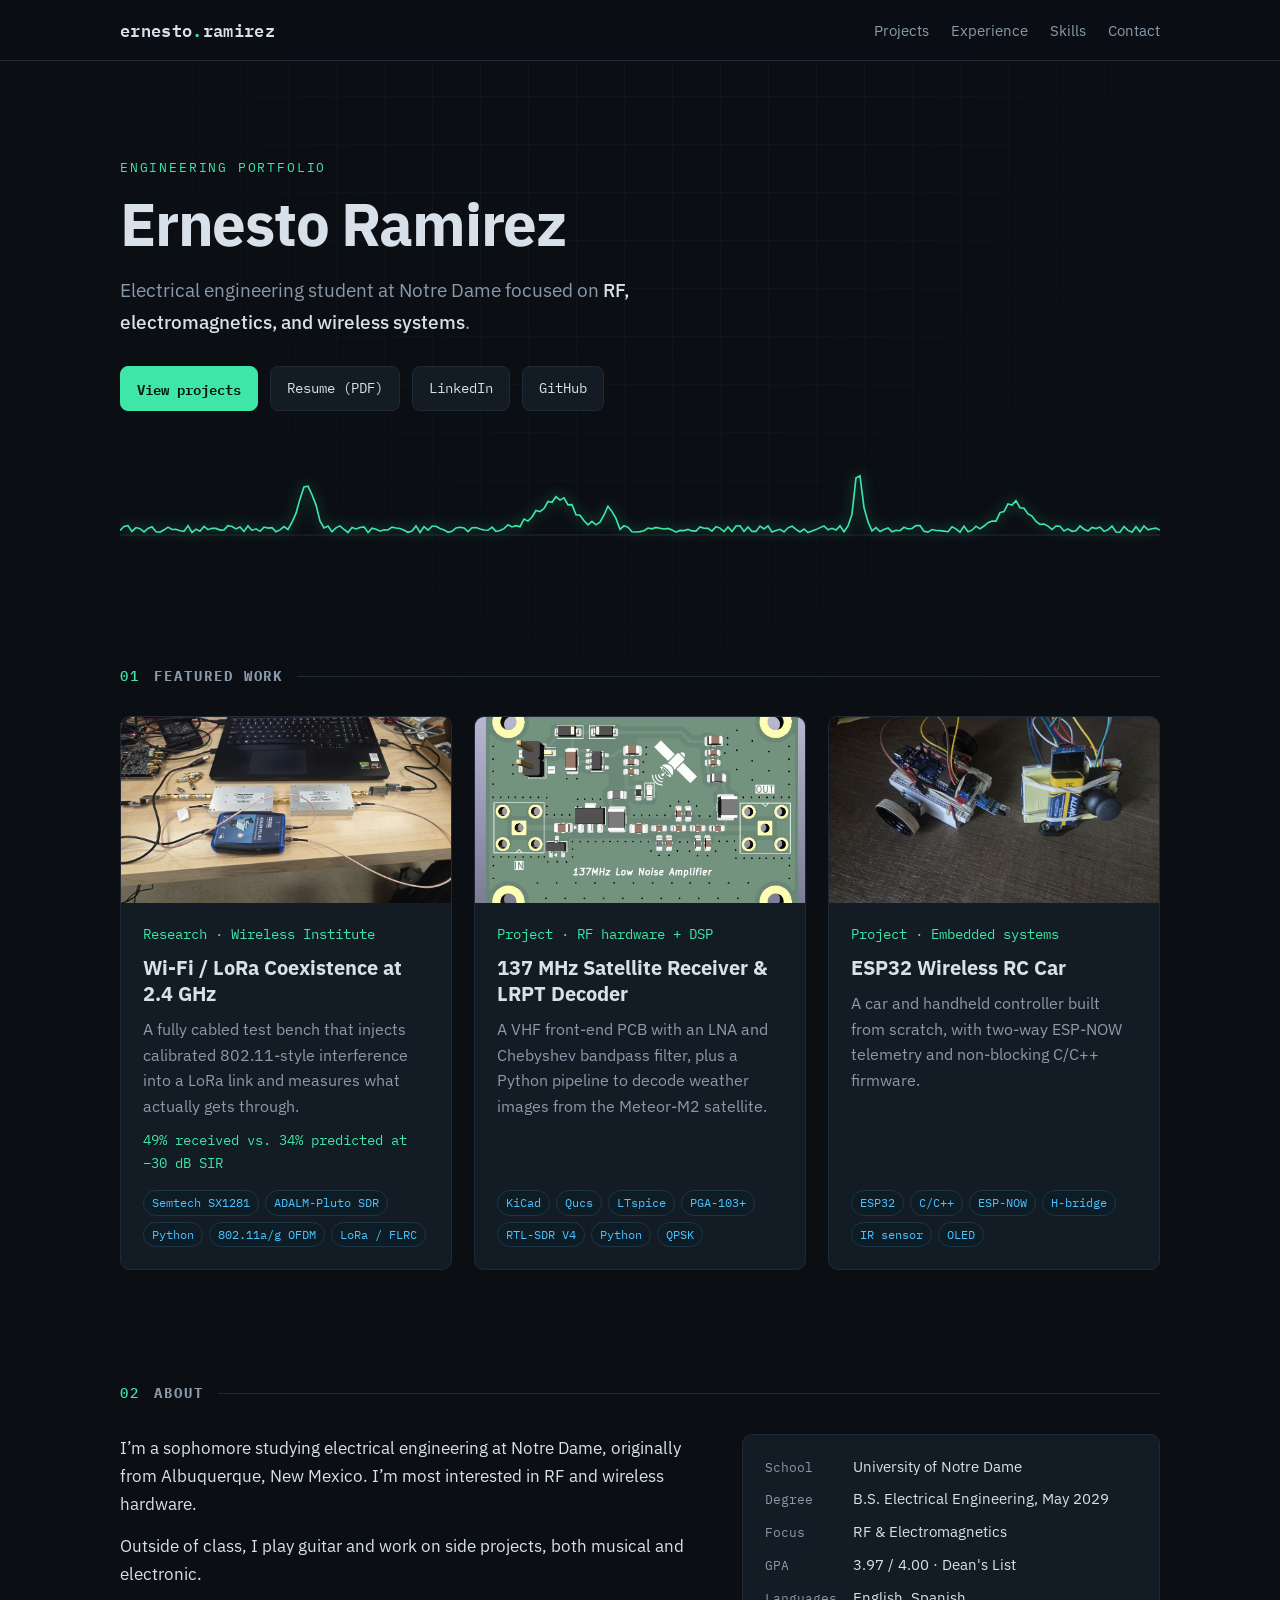
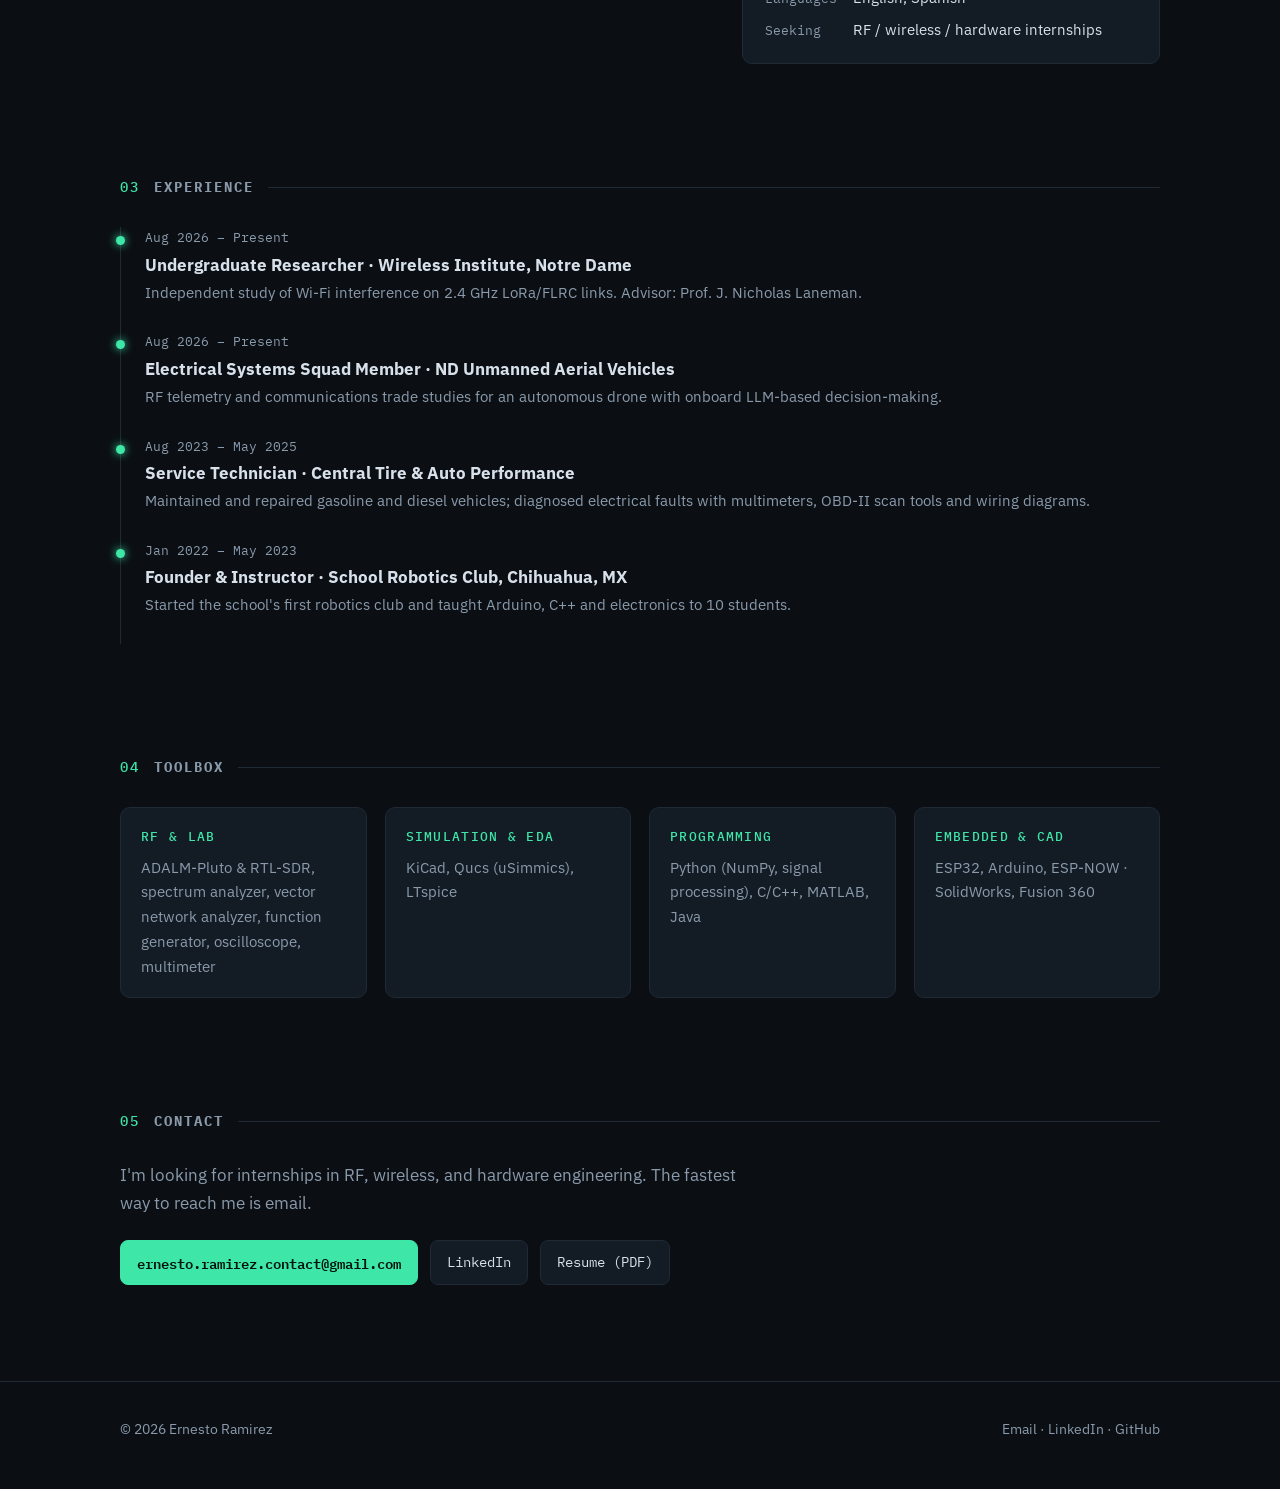
<file: index.html>
<!doctype html>
<html lang="en">
<head>
  <meta charset="utf-8">
  <meta name="viewport" content="width=device-width, initial-scale=1">
  <title>Ernesto Ramirez | RF & Wireless Engineering</title>
  <meta name="description" content="Engineering portfolio of Ernesto Ramirez, Electrical Engineering student at the University of Notre Dame focused on RF, wireless systems, and embedded hardware.">
  <link rel="preconnect" href="https://fonts.googleapis.com">
  <link rel="preconnect" href="https://fonts.gstatic.com" crossorigin>
  <link href="https://fonts.googleapis.com/css2?family=IBM+Plex+Mono:wght@400;500;600&family=IBM+Plex+Sans:wght@400;500;600;700&display=swap" rel="stylesheet">
  <link rel="stylesheet" href="assets/css/style.css">
</head>
<body>

<nav class="nav">
  <div class="wrap">
    <a class="brand" href="index.html">ernesto<span>.</span>ramirez</a>
    <ul>
      <li><a href="#projects">Projects</a></li>
      <li class="hide-sm"><a href="#experience">Experience</a></li>
      <li class="hide-sm"><a href="#skills">Skills</a></li>
      <li><a href="#contact">Contact</a></li>
    </ul>
  </div>
</nav>

<header class="hero">
  <div class="wrap">
    <p class="eyebrow">Engineering Portfolio</p>
    <h1>Ernesto Ramirez</h1>
    <p class="lede">Electrical engineering student at Notre Dame focused on <strong>RF, electromagnetics, and wireless systems</strong>.</p>
    <div class="btns">
      <a class="btn primary" href="#projects">View projects</a>
      <a class="btn" href="assets/Resume_Ramirez_Ernesto.pdf" target="_blank" rel="noopener">Resume (PDF)</a>
      <a class="btn" href="https://www.linkedin.com/in/ernesto-ramirez-3111a3294" target="_blank" rel="noopener">LinkedIn</a>
      <!-- TODO: replace ernesto-ramirez-ee with your GitHub username -->
      <a class="btn" href="https://github.com/ernesto-ramirez-ee" target="_blank" rel="noopener">GitHub</a>
    </div>
    <svg class="trace" id="trace" viewBox="0 0 1000 90" preserveAspectRatio="none" aria-hidden="true">
      <line class="floor" x1="0" y1="80" x2="1000" y2="80"></line>
      <path d=""></path>
    </svg>
  </div>
</header>

<main>
  <section id="projects">
    <div class="wrap">
      <h2 class="section-title"><b>01</b> Featured work</h2>
      <!-- Cards are built automatically from assets/js/projects.js -->
      <div class="grid" id="project-cards"></div>
    </div>
  </section>

  <section id="about">
    <div class="wrap">
      <h2 class="section-title"><b>02</b> About</h2>
      <div class="about">
        <div>
          <p>I&rsquo;m a sophomore studying electrical engineering at Notre Dame, originally from Albuquerque, New Mexico. I&rsquo;m most interested in RF and wireless hardware.</p>
          <p>Outside of class, I play guitar and work on side projects, both musical and electronic.</p>
        </div>
        <div class="facts">
          <dl>
            <dt>School</dt><dd>University of Notre Dame</dd>
            <dt>Degree</dt><dd>B.S. Electrical Engineering, May 2029</dd>
            <dt>Focus</dt><dd>RF &amp; Electromagnetics</dd>
            <dt>GPA</dt><dd>3.97 / 4.00 · Dean's List</dd>
            <dt>Languages</dt><dd>English, Spanish</dd>
            <dt>Seeking</dt><dd>RF / wireless / hardware internships</dd>
          </dl>
        </div>
      </div>
    </div>
  </section>

  <section id="experience">
    <div class="wrap">
      <h2 class="section-title"><b>03</b> Experience</h2>
      <ul class="timeline">
        <li>
          <div class="when">Aug 2026 – Present</div>
          <h4>Undergraduate Researcher · Wireless Institute, Notre Dame</h4>
          <p>Independent study of Wi-Fi interference on 2.4 GHz LoRa/FLRC links. Advisor: Prof. J. Nicholas Laneman.</p>
        </li>
        <li>
          <div class="when">Aug 2026 – Present</div>
          <h4>Electrical Systems Squad Member · ND Unmanned Aerial Vehicles</h4>
          <p>RF telemetry and communications trade studies for an autonomous drone with onboard LLM-based decision-making.</p>
        </li>
        <li>
          <div class="when">Aug 2023 – May 2025</div>
          <h4>Service Technician · Central Tire &amp; Auto Performance</h4>
          <p>Maintained and repaired gasoline and diesel vehicles; diagnosed electrical faults with multimeters, OBD-II scan tools and wiring diagrams.</p>
        </li>
        <li>
          <div class="when">Jan 2022 – May 2023</div>
          <h4>Founder &amp; Instructor · School Robotics Club, Chihuahua, MX</h4>
          <p>Started the school's first robotics club and taught Arduino, C++ and electronics to 10 students.</p>
        </li>
      </ul>
    </div>
  </section>

  <section id="skills">
    <div class="wrap">
      <h2 class="section-title"><b>04</b> Toolbox</h2>
      <div class="skills">
        <div><h4>RF &amp; Lab</h4><p>ADALM-Pluto &amp; RTL-SDR, spectrum analyzer, vector network analyzer, function generator, oscilloscope, multimeter</p></div>
        <div><h4>Simulation &amp; EDA</h4><p>KiCad, Qucs (uSimmics), LTspice</p></div>
        <div><h4>Programming</h4><p>Python (NumPy, signal processing), C/C++, MATLAB, Java</p></div>
        <div><h4>Embedded &amp; CAD</h4><p>ESP32, Arduino, ESP-NOW · SolidWorks, Fusion 360</p></div>
      </div>
    </div>
  </section>

  <section id="contact">
    <div class="wrap">
      <h2 class="section-title"><b>05</b> Contact</h2>
      <p style="max-width:620px;color:var(--muted);margin:0 0 22px">I'm looking for internships in RF, wireless, and hardware engineering. The fastest way to reach me is email.</p>
      <div class="btns">
        <a class="btn primary" href="mailto:ernesto.ramirez.contact@gmail.com">ernesto.ramirez.contact@gmail.com</a>
        <a class="btn" href="https://www.linkedin.com/in/ernesto-ramirez-3111a3294" target="_blank" rel="noopener">LinkedIn</a>
        <a class="btn" href="assets/Resume_Ramirez_Ernesto.pdf" target="_blank" rel="noopener">Resume (PDF)</a>
      </div>
    </div>
  </section>
</main>

<footer>
  <div class="wrap">
    <span>© <span id="year">2026</span> Ernesto Ramirez</span>
    <span><a href="mailto:ernesto.ramirez.contact@gmail.com">Email</a> · <a href="https://www.linkedin.com/in/ernesto-ramirez-3111a3294">LinkedIn</a> · <a href="https://github.com/ernesto-ramirez-ee">GitHub</a></span>
  </div>
</footer>

<script src="assets/js/projects.js"></script>
<script src="assets/js/site.js"></script>
<script>
  // Hero decoration: a live-looking spectrum trace (noise floor + a few carriers).
  (function () {
    var path = document.querySelector("#trace path");
    if (!path) return;
    var N = 260, peaks = [[0.18, 46, 7], [0.42, 30, 18], [0.47, 22, 5], [0.71, 58, 4], [0.86, 26, 12]];
    function draw() {
      var d = "";
      for (var i = 0; i <= N; i++) {
        var x = i / N, y = 74 + (Math.random() - 0.5) * 7;
        peaks.forEach(function (p) {
          var dx = (x - p[0]) * 1000 / p[2];
          y -= p[1] * Math.exp(-dx * dx / 2);
        });
        d += (i ? "L" : "M") + (x * 1000).toFixed(1) + " " + Math.max(4, y).toFixed(1);
      }
      path.setAttribute("d", d);
    }
    draw();
    if (!window.matchMedia("(prefers-reduced-motion: reduce)").matches) setInterval(draw, 140);
  })();
</script>
</body>
</html>
</file>
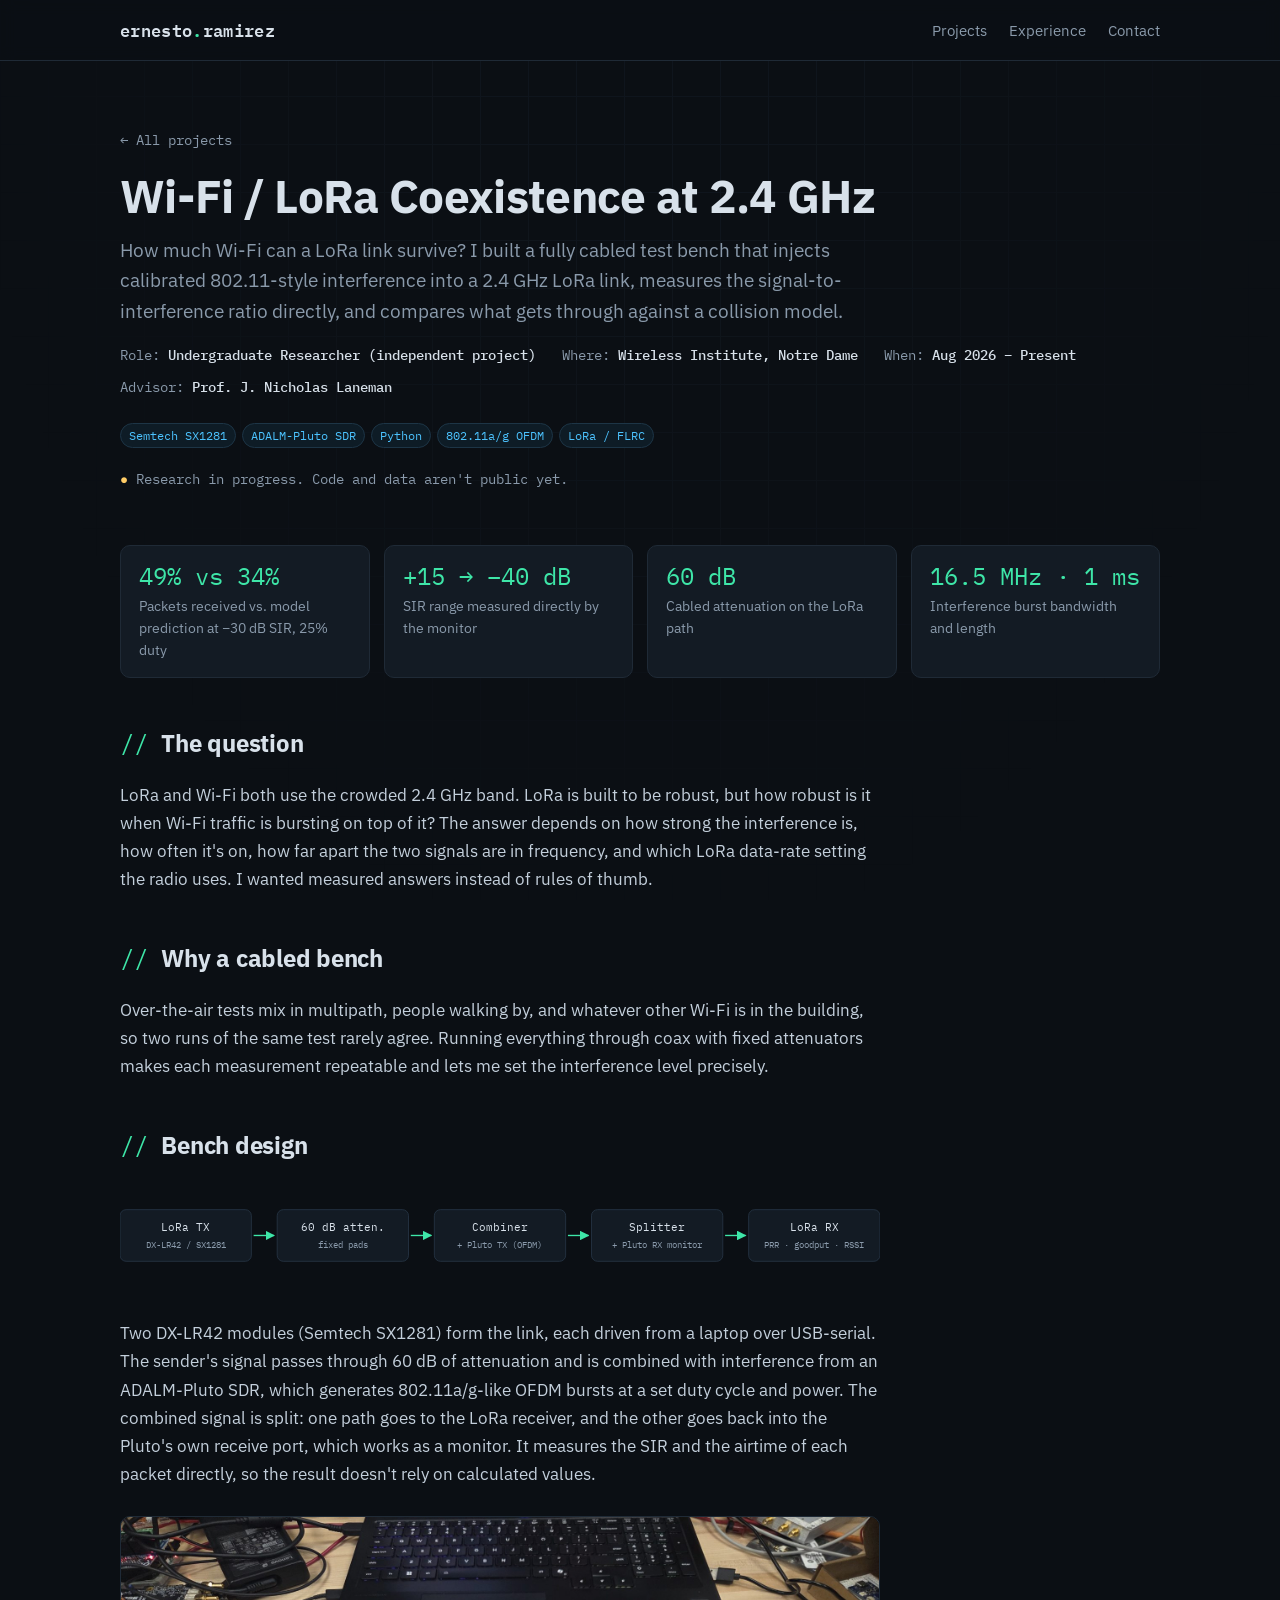
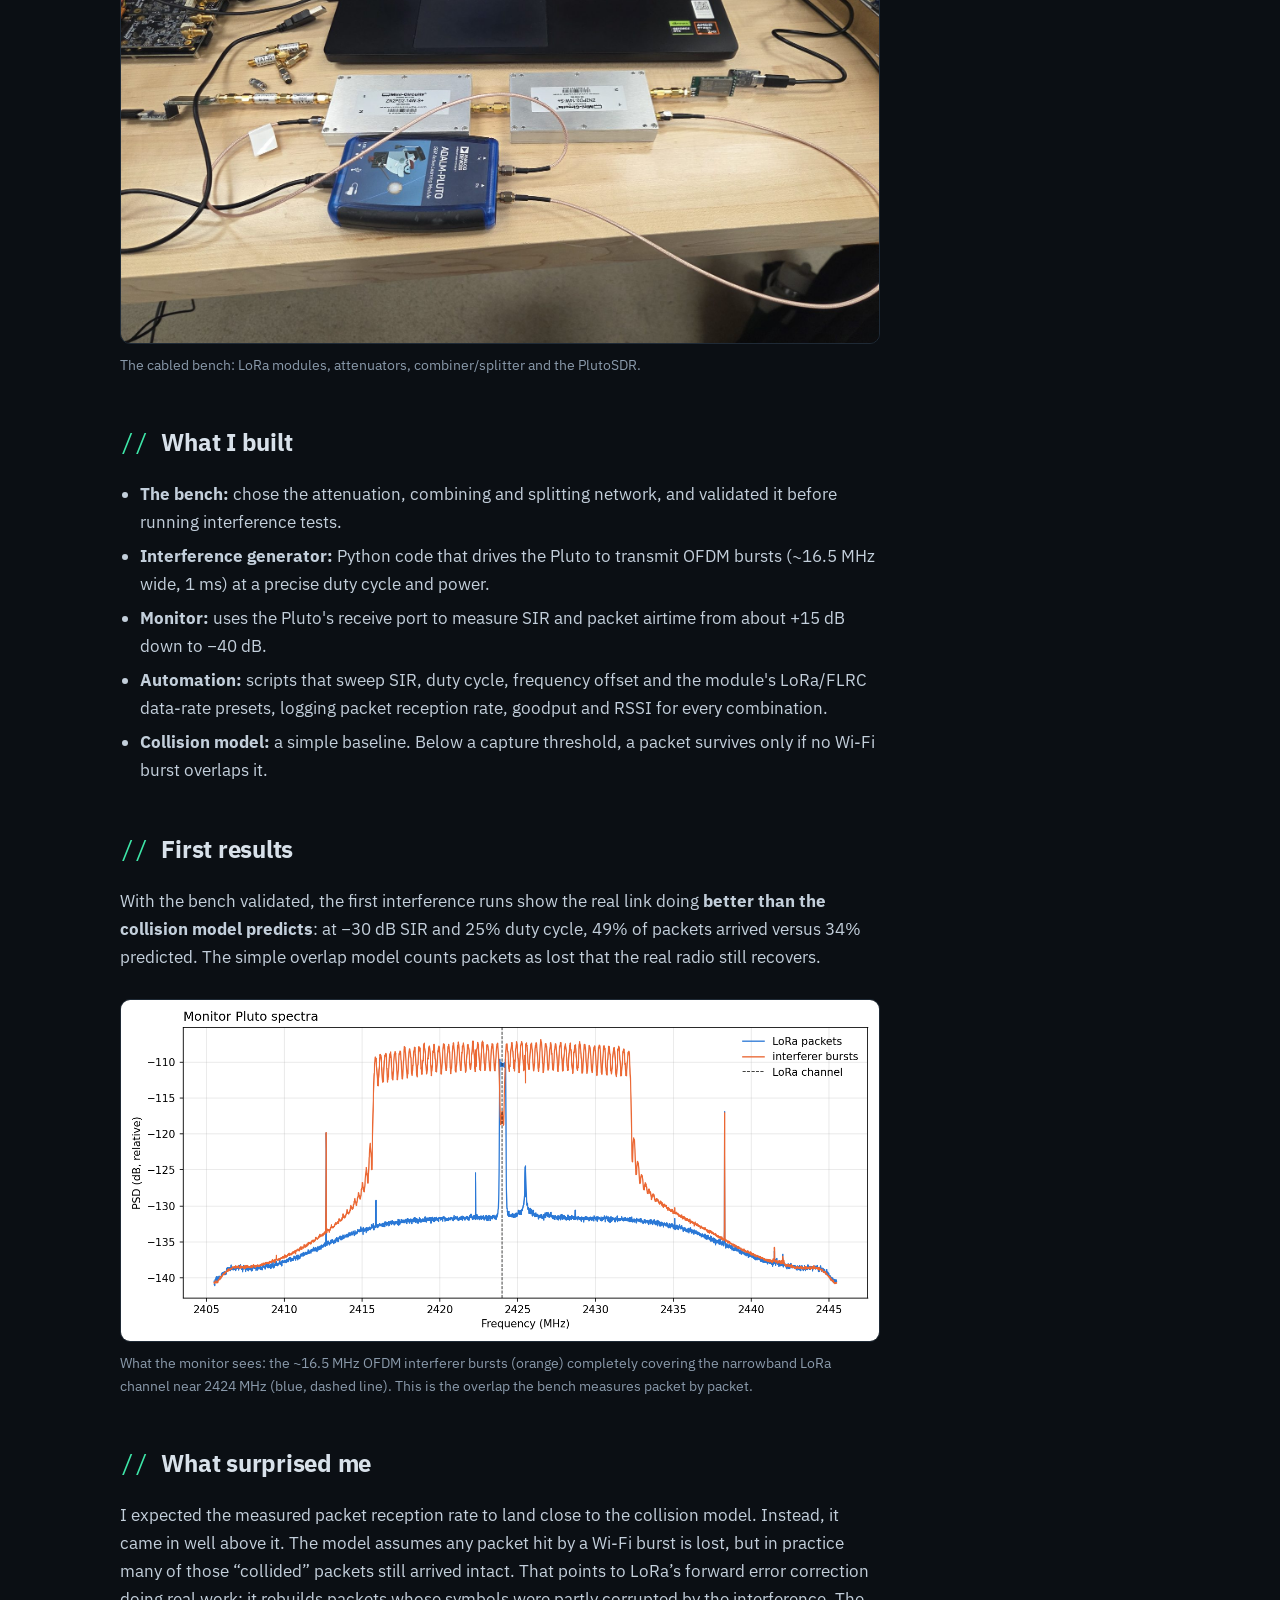
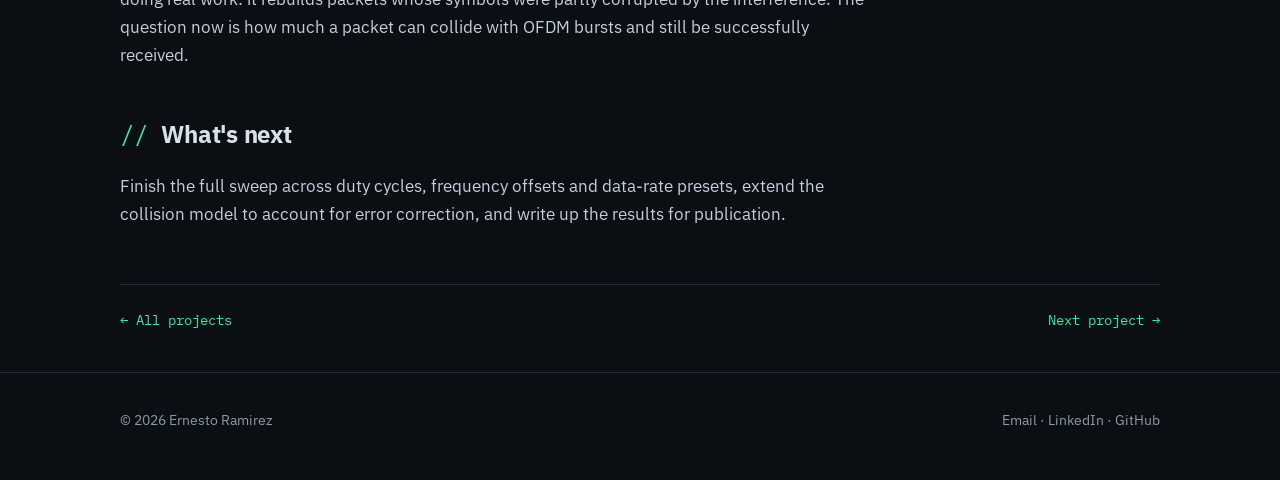
<file: projects/coexistence/index.html>
<!doctype html>
<html lang="en">
<head>
  <meta charset="utf-8">
  <meta name="viewport" content="width=device-width, initial-scale=1">
  <title>Wi-Fi / LoRa Coexistence at 2.4 GHz | Ernesto Ramirez</title>
  <link rel="preconnect" href="https://fonts.googleapis.com">
  <link rel="preconnect" href="https://fonts.gstatic.com" crossorigin>
  <link href="https://fonts.googleapis.com/css2?family=IBM+Plex+Mono:wght@400;500;600&family=IBM+Plex+Sans:wght@400;500;600;700&display=swap" rel="stylesheet">
  <link rel="stylesheet" href="../../assets/css/style.css">
</head>
<!-- data-project must match this project's "slug" in assets/js/projects.js.
     The menu, title, intro, tags, GitHub button, next/previous links and footer
     are all filled in automatically from that entry. -->
<body data-root="../../" data-project="coexistence">
<main class="wrap">

  <!-- Key numbers shown as cards under the title. Copy/delete <div class="stat"> blocks as needed. -->
  <div class="stats"><div class="stat"><div class="v">49% vs 34%</div><div class="k">Packets received vs. model prediction at −30 dB SIR, 25% duty</div></div><div class="stat"><div class="v">+15 → −40 dB</div><div class="k">SIR range measured directly by the monitor</div></div><div class="stat"><div class="v">60 dB</div><div class="k">Cabled attenuation on the LoRa path</div></div><div class="stat"><div class="v">16.5 MHz · 1 ms</div><div class="k">Interference burst bandwidth and length</div></div></div>

  <!-- The write-up. Images live in this same folder, so just use src="photo.jpg". -->
  <article class="prose">

    <h2>The question</h2>
    <p>LoRa and Wi-Fi both use the crowded 2.4 GHz band. LoRa is built to be robust, but how robust is it when Wi-Fi traffic is bursting on top of it? The answer depends on how strong the interference is, how often it's on, how far apart the two signals are in frequency, and which LoRa data-rate setting the radio uses. I wanted measured answers instead of rules of thumb.</p>

    <h2>Why a cabled bench</h2>
    <p>Over-the-air tests mix in multipath, people walking by, and whatever other Wi-Fi is in the building, so two runs of the same test rarely agree. Running everything through coax with fixed attenuators makes each measurement repeatable and lets me set the interference level precisely.</p>

    <h2>Bench design</h2>
    <div style="overflow-x:auto"><svg viewBox="0 0 1000 96" role="img" aria-label="LoRa TX to 60 dB atten. to Combiner to Splitter to LoRa RX" style="width:100%;min-width:620px;height:auto;margin:22px 0;font-family:var(--mono)"><defs><marker id="ar" viewBox="0 0 10 10" refX="9" refY="5" markerWidth="7" markerHeight="7" orient="auto"><path d="M0,0 L10,5 L0,10 z" fill="#3ee6a8"/></marker></defs><rect x="0.0" y="14" width="172.8" height="68" rx="8" fill="#131b24" stroke="#2a3a4a"/><text x="86.4" y="42.0" fill="#d8e1ea" font-size="15" text-anchor="middle">LoRa TX</text><text x="86.4" y="64.0" fill="#8a9aab" font-size="12.5" text-anchor="middle">DX-LR42 / SX1281</text><line x1="175.8" y1="48.0" x2="202.8" y2="48.0" stroke="#3ee6a8" stroke-width="1.8" marker-end="url(#ar)"/><rect x="206.8" y="14" width="172.8" height="68" rx="8" fill="#131b24" stroke="#2a3a4a"/><text x="293.2" y="42.0" fill="#d8e1ea" font-size="15" text-anchor="middle">60 dB atten.</text><text x="293.2" y="64.0" fill="#8a9aab" font-size="12.5" text-anchor="middle">fixed pads</text><line x1="382.6" y1="48.0" x2="409.6" y2="48.0" stroke="#3ee6a8" stroke-width="1.8" marker-end="url(#ar)"/><rect x="413.6" y="14" width="172.8" height="68" rx="8" fill="#131b24" stroke="#2a3a4a"/><text x="500.0" y="42.0" fill="#d8e1ea" font-size="15" text-anchor="middle">Combiner</text><text x="500.0" y="64.0" fill="#8a9aab" font-size="12.5" text-anchor="middle">+ Pluto TX (OFDM)</text><line x1="589.4" y1="48.0" x2="616.4" y2="48.0" stroke="#3ee6a8" stroke-width="1.8" marker-end="url(#ar)"/><rect x="620.4" y="14" width="172.8" height="68" rx="8" fill="#131b24" stroke="#2a3a4a"/><text x="706.8" y="42.0" fill="#d8e1ea" font-size="15" text-anchor="middle">Splitter</text><text x="706.8" y="64.0" fill="#8a9aab" font-size="12.5" text-anchor="middle">+ Pluto RX monitor</text><line x1="796.2" y1="48.0" x2="823.2" y2="48.0" stroke="#3ee6a8" stroke-width="1.8" marker-end="url(#ar)"/><rect x="827.2" y="14" width="172.8" height="68" rx="8" fill="#131b24" stroke="#2a3a4a"/><text x="913.6" y="42.0" fill="#d8e1ea" font-size="15" text-anchor="middle">LoRa RX</text><text x="913.6" y="64.0" fill="#8a9aab" font-size="12.5" text-anchor="middle">PRR · goodput · RSSI</text></svg></div>
    <p>Two DX-LR42 modules (Semtech SX1281) form the link, each driven from a laptop over USB-serial. The sender's signal passes through 60 dB of attenuation and is combined with interference from an ADALM-Pluto SDR, which generates 802.11a/g-like OFDM bursts at a set duty cycle and power. The combined signal is split: one path goes to the LoRa receiver, and the other goes back into the Pluto's own receive port, which works as a monitor. It measures the SIR and the airtime of each packet directly, so the result doesn't rely on calculated values.</p>
    <figure><a href="bench.jpg" target="_blank" rel="noopener" title="Open full size"><img src="bench.jpg" alt="Photo of the cabled test bench" data-ph="Photo of the full bench, labeled if possible"></a><figcaption>The cabled bench: LoRa modules, attenuators, combiner/splitter and the PlutoSDR.</figcaption></figure>

    <h2>What I built</h2>
    <ul>
      <li><strong>The bench:</strong> chose the attenuation, combining and splitting network, and validated it before running interference tests.</li>
      <li><strong>Interference generator:</strong> Python code that drives the Pluto to transmit OFDM bursts (~16.5 MHz wide, 1 ms) at a precise duty cycle and power.</li>
      <li><strong>Monitor:</strong> uses the Pluto's receive port to measure SIR and packet airtime from about +15 dB down to −40 dB.</li>
      <li><strong>Automation:</strong> scripts that sweep SIR, duty cycle, frequency offset and the module's LoRa/FLRC data-rate presets, logging packet reception rate, goodput and RSSI for every combination.</li>
      <li><strong>Collision model:</strong> a simple baseline. Below a capture threshold, a packet survives only if no Wi-Fi burst overlaps it.</li>
    </ul>

    <h2>First results</h2>
    <p>With the bench validated, the first interference runs show the real link doing <strong>better than the collision model predicts</strong>: at −30 dB SIR and 25% duty cycle, 49% of packets arrived versus 34% predicted. The simple overlap model counts packets as lost that the real radio still recovers.</p>
    <figure><a href="monitor-spectra.png" target="_blank" rel="noopener" title="Open full size"><img src="monitor-spectra.png" alt="Power spectral density captured by the monitor Pluto, showing the wideband OFDM interferer bursts on top of the narrowband LoRa channel" data-ph="Monitor spectra plot"></a><figcaption>What the monitor sees: the ~16.5 MHz OFDM interferer bursts (orange) completely covering the narrowband LoRa channel near 2424 MHz (blue, dashed line). This is the overlap the bench measures packet by packet.</figcaption></figure>

    <h2>What surprised me</h2>
    <p>I expected the measured packet reception rate to land close to the collision model. Instead, it came in well above it. The model assumes any packet hit by a Wi-Fi burst is lost, but in practice many of those &ldquo;collided&rdquo; packets still arrived intact. That points to LoRa&rsquo;s forward error correction doing real work: it rebuilds packets whose symbols were partly corrupted by the interference. The question now is how much a packet can collide with OFDM bursts and still be successfully received.</p>

    <h2>What's next</h2>
    <p>Finish the full sweep across duty cycles, frequency offsets and data-rate presets, extend the collision model to account for error correction, and write up the results for publication.</p>

  </article>

</main>
<script src="../../assets/js/projects.js"></script>
<script src="../../assets/js/site.js"></script>
</body>
</html>
</file>
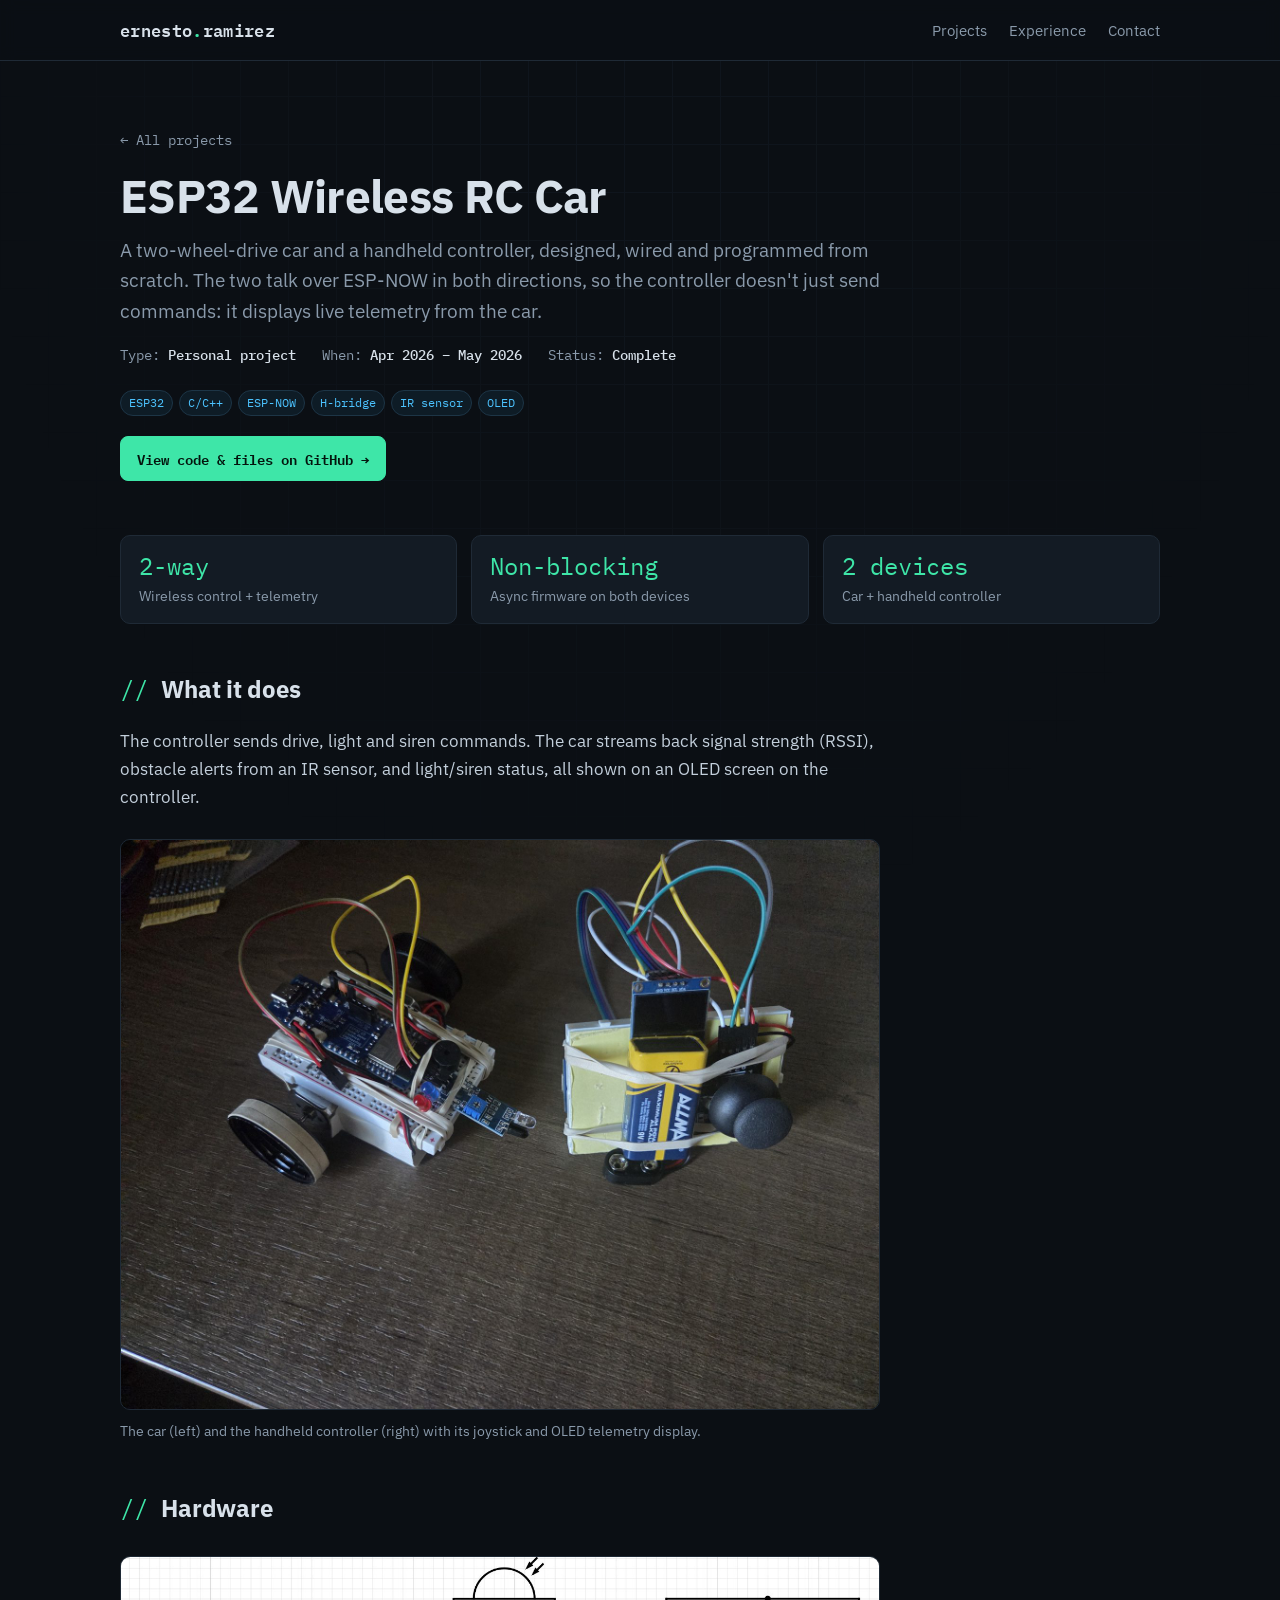
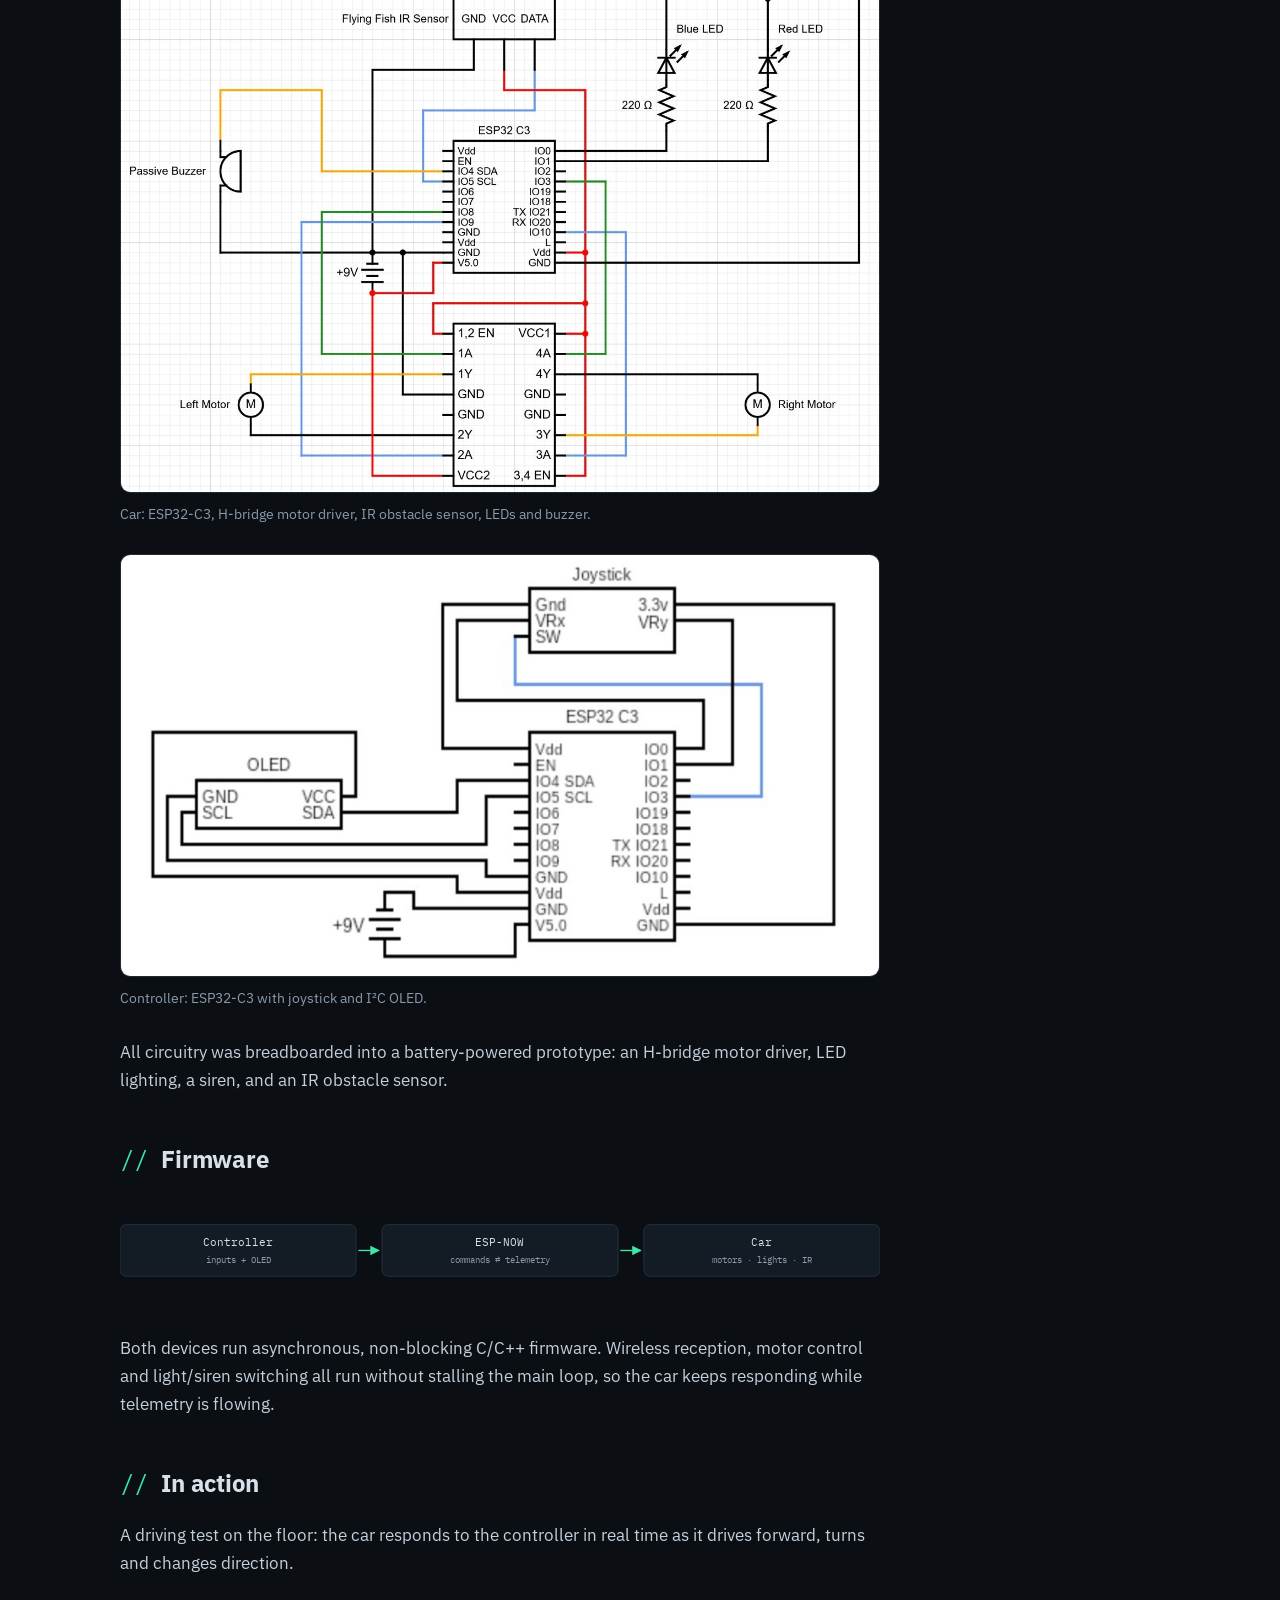
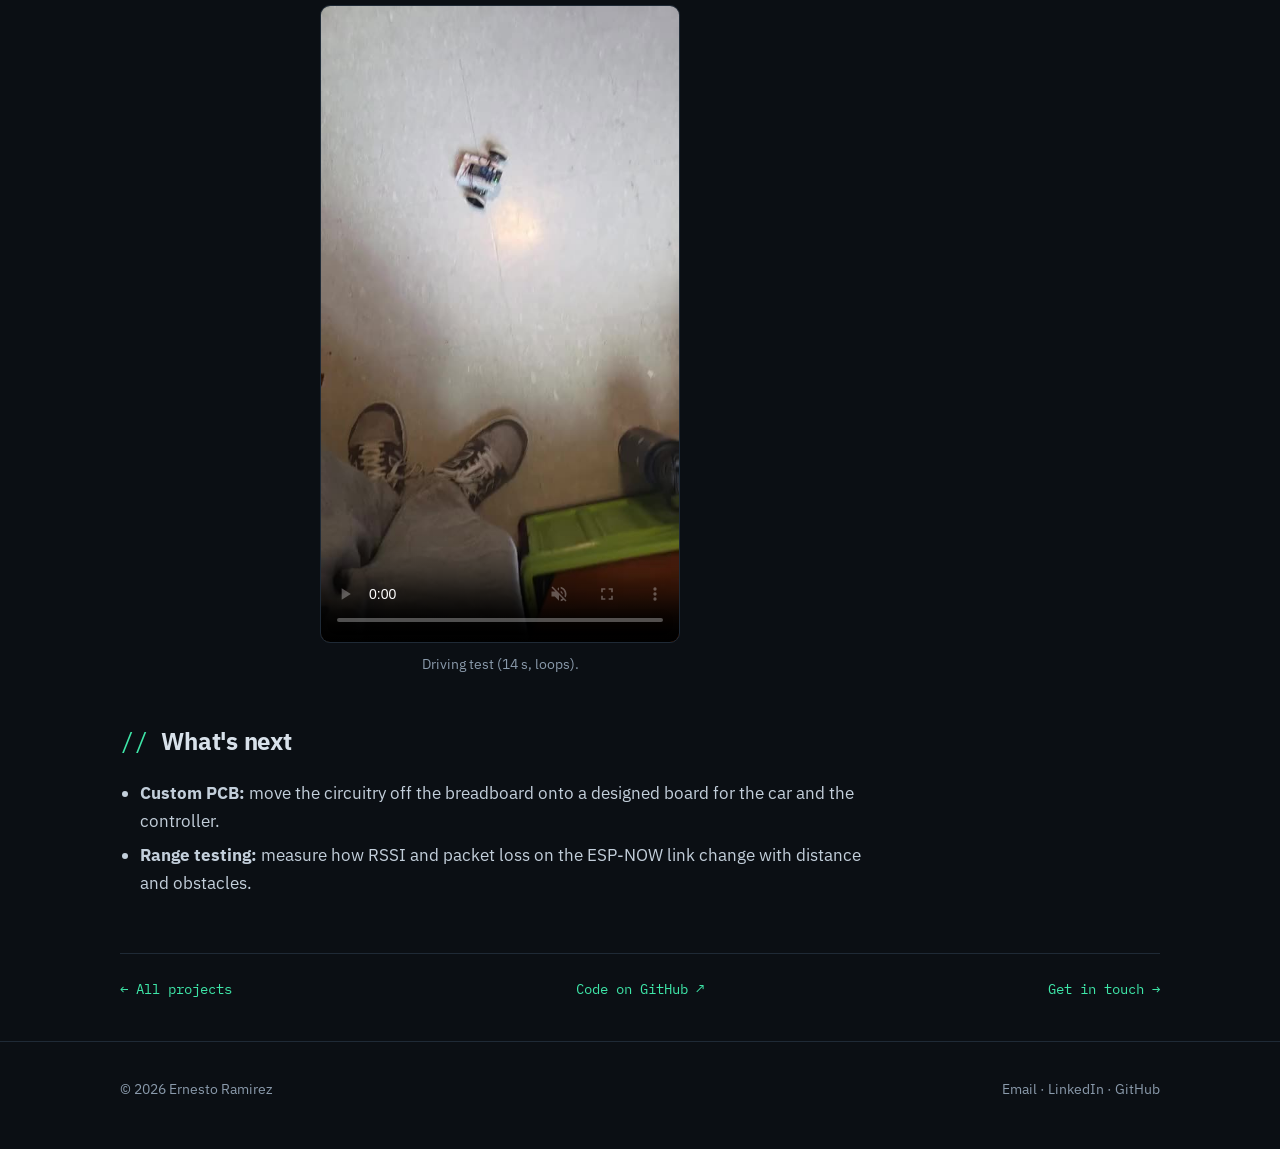
<file: projects/rc-car/index.html>
<!doctype html>
<html lang="en">
<head>
  <meta charset="utf-8">
  <meta name="viewport" content="width=device-width, initial-scale=1">
  <title>ESP32 Wireless RC Car | Ernesto Ramirez</title>
  <link rel="preconnect" href="https://fonts.googleapis.com">
  <link rel="preconnect" href="https://fonts.gstatic.com" crossorigin>
  <link href="https://fonts.googleapis.com/css2?family=IBM+Plex+Mono:wght@400;500;600&family=IBM+Plex+Sans:wght@400;500;600;700&display=swap" rel="stylesheet">
  <link rel="stylesheet" href="../../assets/css/style.css">
</head>
<!-- data-project must match this project's "slug" in assets/js/projects.js.
     The menu, title, intro, tags, GitHub button, next/previous links and footer
     are all filled in automatically from that entry. -->
<body data-root="../../" data-project="rc-car">
<main class="wrap">

  <!-- Key numbers shown as cards under the title. Copy/delete <div class="stat"> blocks as needed. -->
  <div class="stats"><div class="stat"><div class="v">2-way</div><div class="k">Wireless control + telemetry</div></div><div class="stat"><div class="v">Non-blocking</div><div class="k">Async firmware on both devices</div></div><div class="stat"><div class="v">2 devices</div><div class="k">Car + handheld controller</div></div></div>

  <!-- The write-up. Images live in this same folder, so just use src="photo.jpg". -->
  <article class="prose">

    <h2>What it does</h2>
    <p>The controller sends drive, light and siren commands. The car streams back signal strength (RSSI), obstacle alerts from an IR sensor, and light/siren status, all shown on an OLED screen on the controller.</p>
    <figure><a href="car-and-controller.jpg" target="_blank" rel="noopener" title="Open full size"><img src="car-and-controller.jpg" alt="The ESP32 RC car next to its handheld controller" data-ph="Photo of the car and controller"></a><figcaption>The car (left) and the handheld controller (right) with its joystick and OLED telemetry display.</figcaption></figure>

    <h2>Hardware</h2>
    <figure><a href="car-schematic.jpg" target="_blank" rel="noopener" title="Open full size"><img src="car-schematic.jpg" alt="Schematic of the RC car: ESP32-C3, H-bridge driving two motors, IR sensor, LEDs and buzzer" data-ph="Car schematic"></a><figcaption>Car: ESP32-C3, H-bridge motor driver, IR obstacle sensor, LEDs and buzzer.</figcaption></figure>
    <figure><a href="controller-schematic.jpg" target="_blank" rel="noopener" title="Open full size"><img src="controller-schematic.jpg" alt="Schematic of the handheld controller: ESP32-C3 with joystick and OLED" data-ph="Controller schematic"></a><figcaption>Controller: ESP32-C3 with joystick and I²C OLED.</figcaption></figure>
    <p>All circuitry was breadboarded into a battery-powered prototype: an H-bridge motor driver, LED lighting, a siren, and an IR obstacle sensor.</p>

    <h2>Firmware</h2>
    <div style="overflow-x:auto"><svg viewBox="0 0 1000 96" role="img" aria-label="Controller to ESP-NOW to Car" style="width:100%;min-width:620px;height:auto;margin:22px 0;font-family:var(--mono)"><defs><marker id="ar" viewBox="0 0 10 10" refX="9" refY="5" markerWidth="7" markerHeight="7" orient="auto"><path d="M0,0 L10,5 L0,10 z" fill="#3ee6a8"/></marker></defs><rect x="0.0" y="14" width="310.7" height="68" rx="8" fill="#131b24" stroke="#2a3a4a"/><text x="155.3" y="42.0" fill="#d8e1ea" font-size="15" text-anchor="middle">Controller</text><text x="155.3" y="64.0" fill="#8a9aab" font-size="12.5" text-anchor="middle">inputs + OLED</text><line x1="313.7" y1="48.0" x2="340.7" y2="48.0" stroke="#3ee6a8" stroke-width="1.8" marker-end="url(#ar)"/><rect x="344.7" y="14" width="310.7" height="68" rx="8" fill="#131b24" stroke="#2a3a4a"/><text x="500.0" y="42.0" fill="#d8e1ea" font-size="15" text-anchor="middle">ESP-NOW</text><text x="500.0" y="64.0" fill="#8a9aab" font-size="12.5" text-anchor="middle">commands ⇄ telemetry</text><line x1="658.3" y1="48.0" x2="685.3" y2="48.0" stroke="#3ee6a8" stroke-width="1.8" marker-end="url(#ar)"/><rect x="689.3" y="14" width="310.7" height="68" rx="8" fill="#131b24" stroke="#2a3a4a"/><text x="844.7" y="42.0" fill="#d8e1ea" font-size="15" text-anchor="middle">Car</text><text x="844.7" y="64.0" fill="#8a9aab" font-size="12.5" text-anchor="middle">motors · lights · IR</text></svg></div>
    <p>Both devices run asynchronous, non-blocking C/C++ firmware. Wireless reception, motor control and light/siren switching all run without stalling the main loop, so the car keeps responding while telemetry is flowing.</p>

    <h2>In action</h2>
    <p>A driving test on the floor: the car responds to the controller in real time as it drives forward, turns and changes direction.</p>
    <figure class="video">
      <video src="driving.mp4" poster="driving-poster.jpg" autoplay muted loop playsinline controls preload="metadata" aria-label="Video of the ESP32 RC car driving across the floor"></video>
      <figcaption>Driving test (14 s, loops).</figcaption>
    </figure>

    <h2>What's next</h2>
    <ul>
      <li><strong>Custom PCB:</strong> move the circuitry off the breadboard onto a designed board for the car and the controller.</li>
      <li><strong>Range testing:</strong> measure how RSSI and packet loss on the ESP-NOW link change with distance and obstacles.</li>
    </ul>

  </article>

</main>
<script src="../../assets/js/projects.js"></script>
<script src="../../assets/js/site.js"></script>
</body>
</html>
</file>
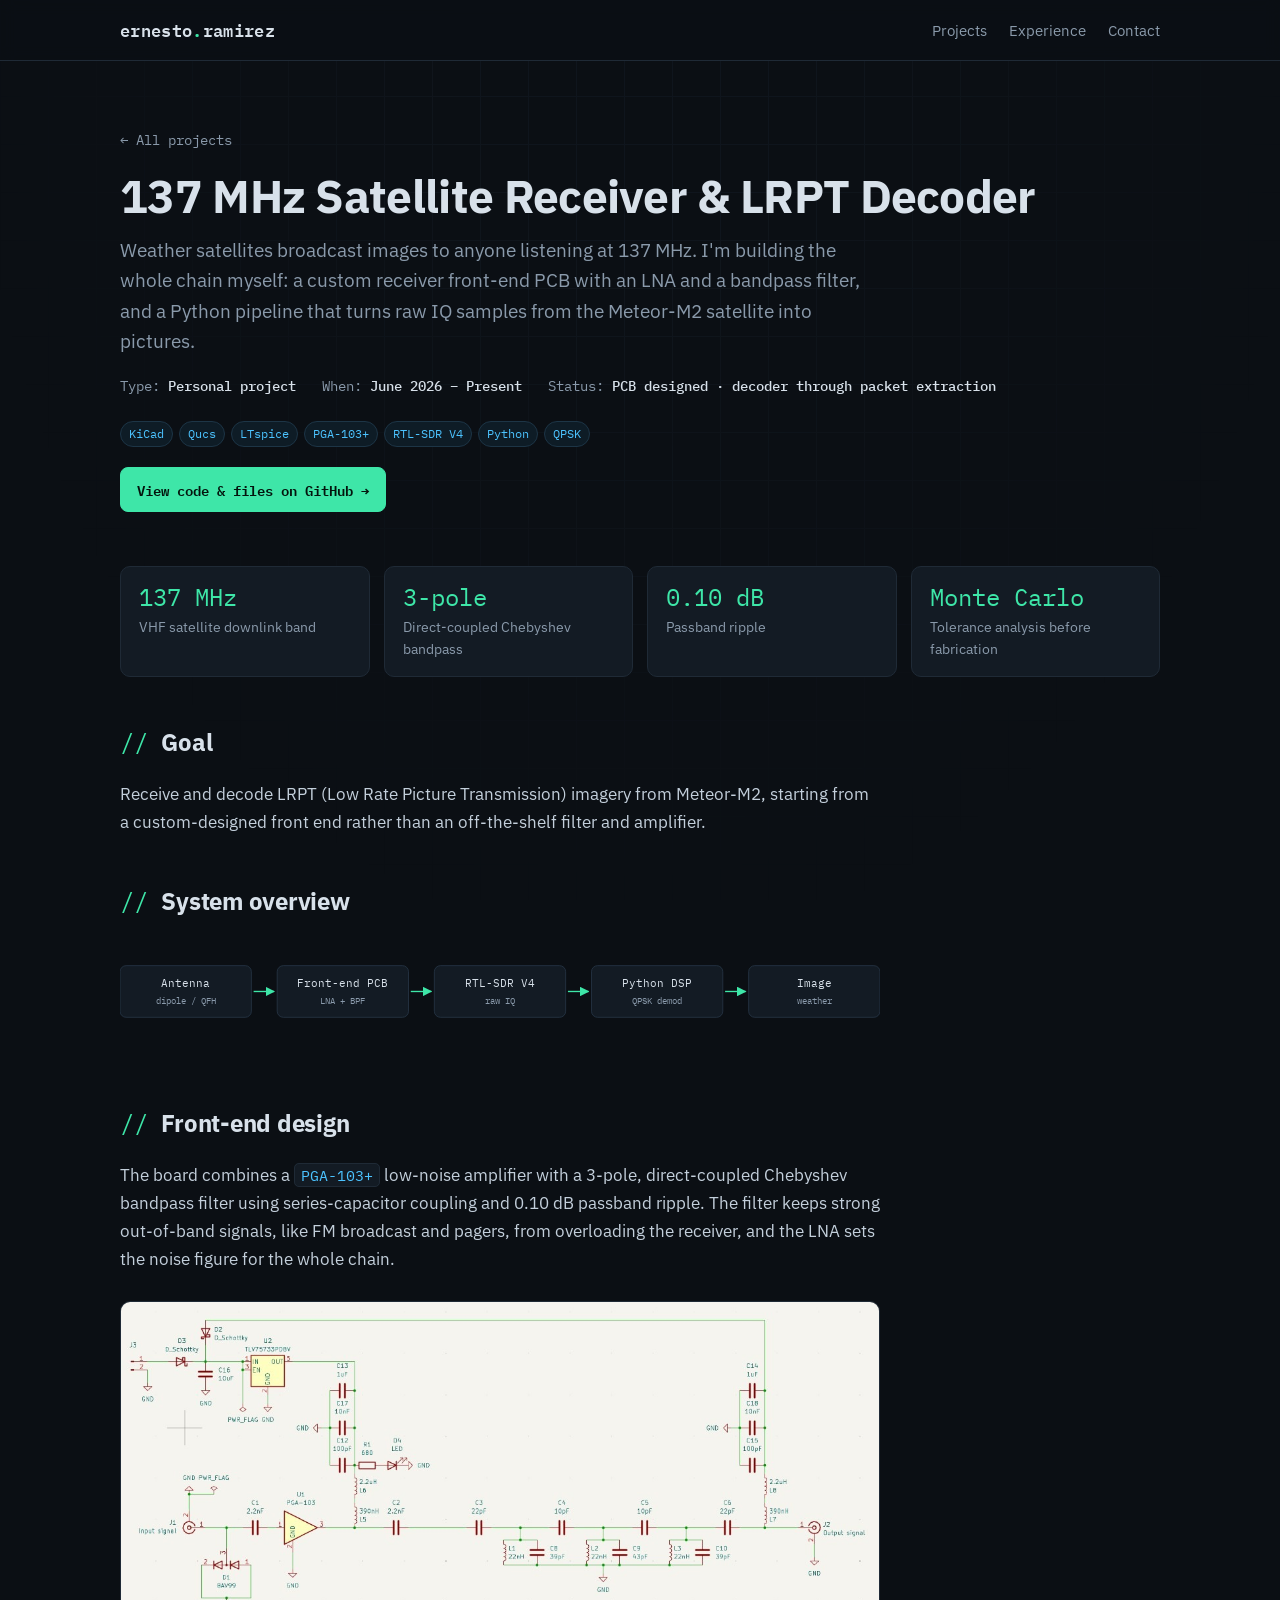
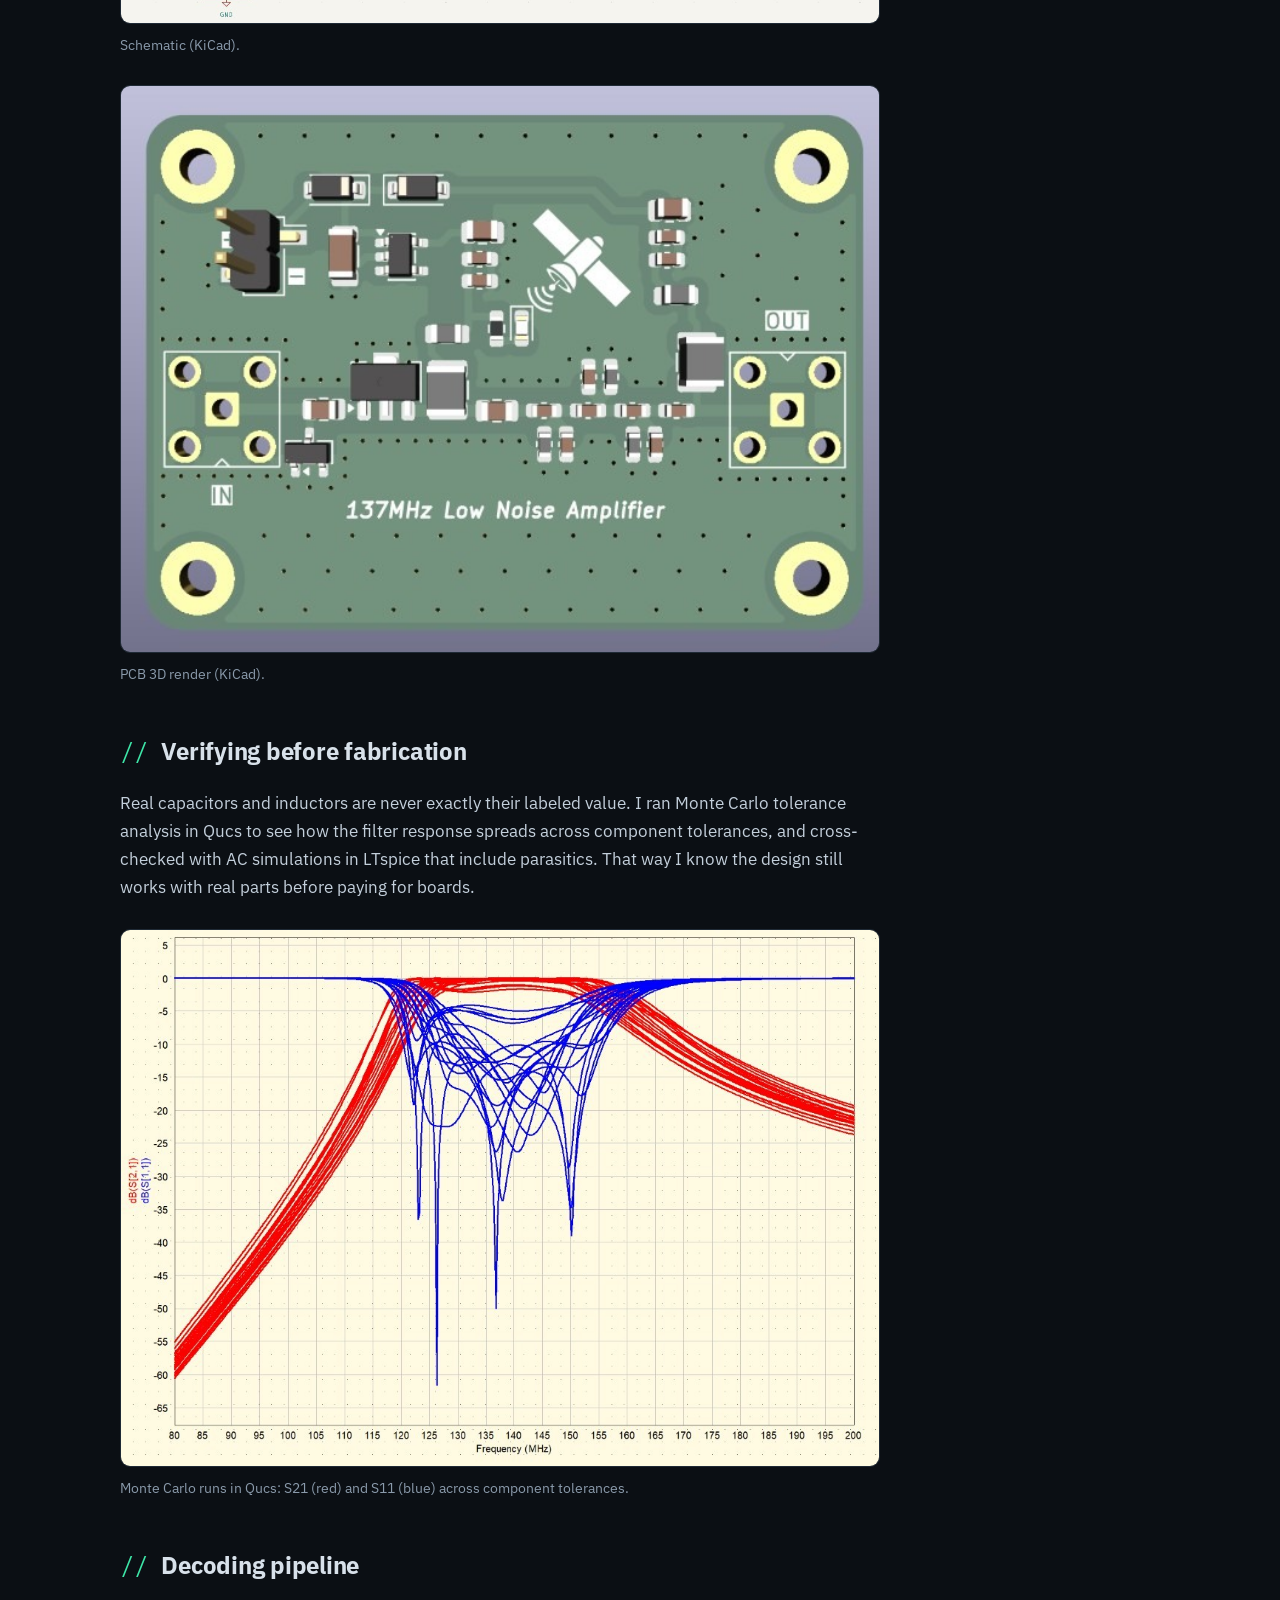
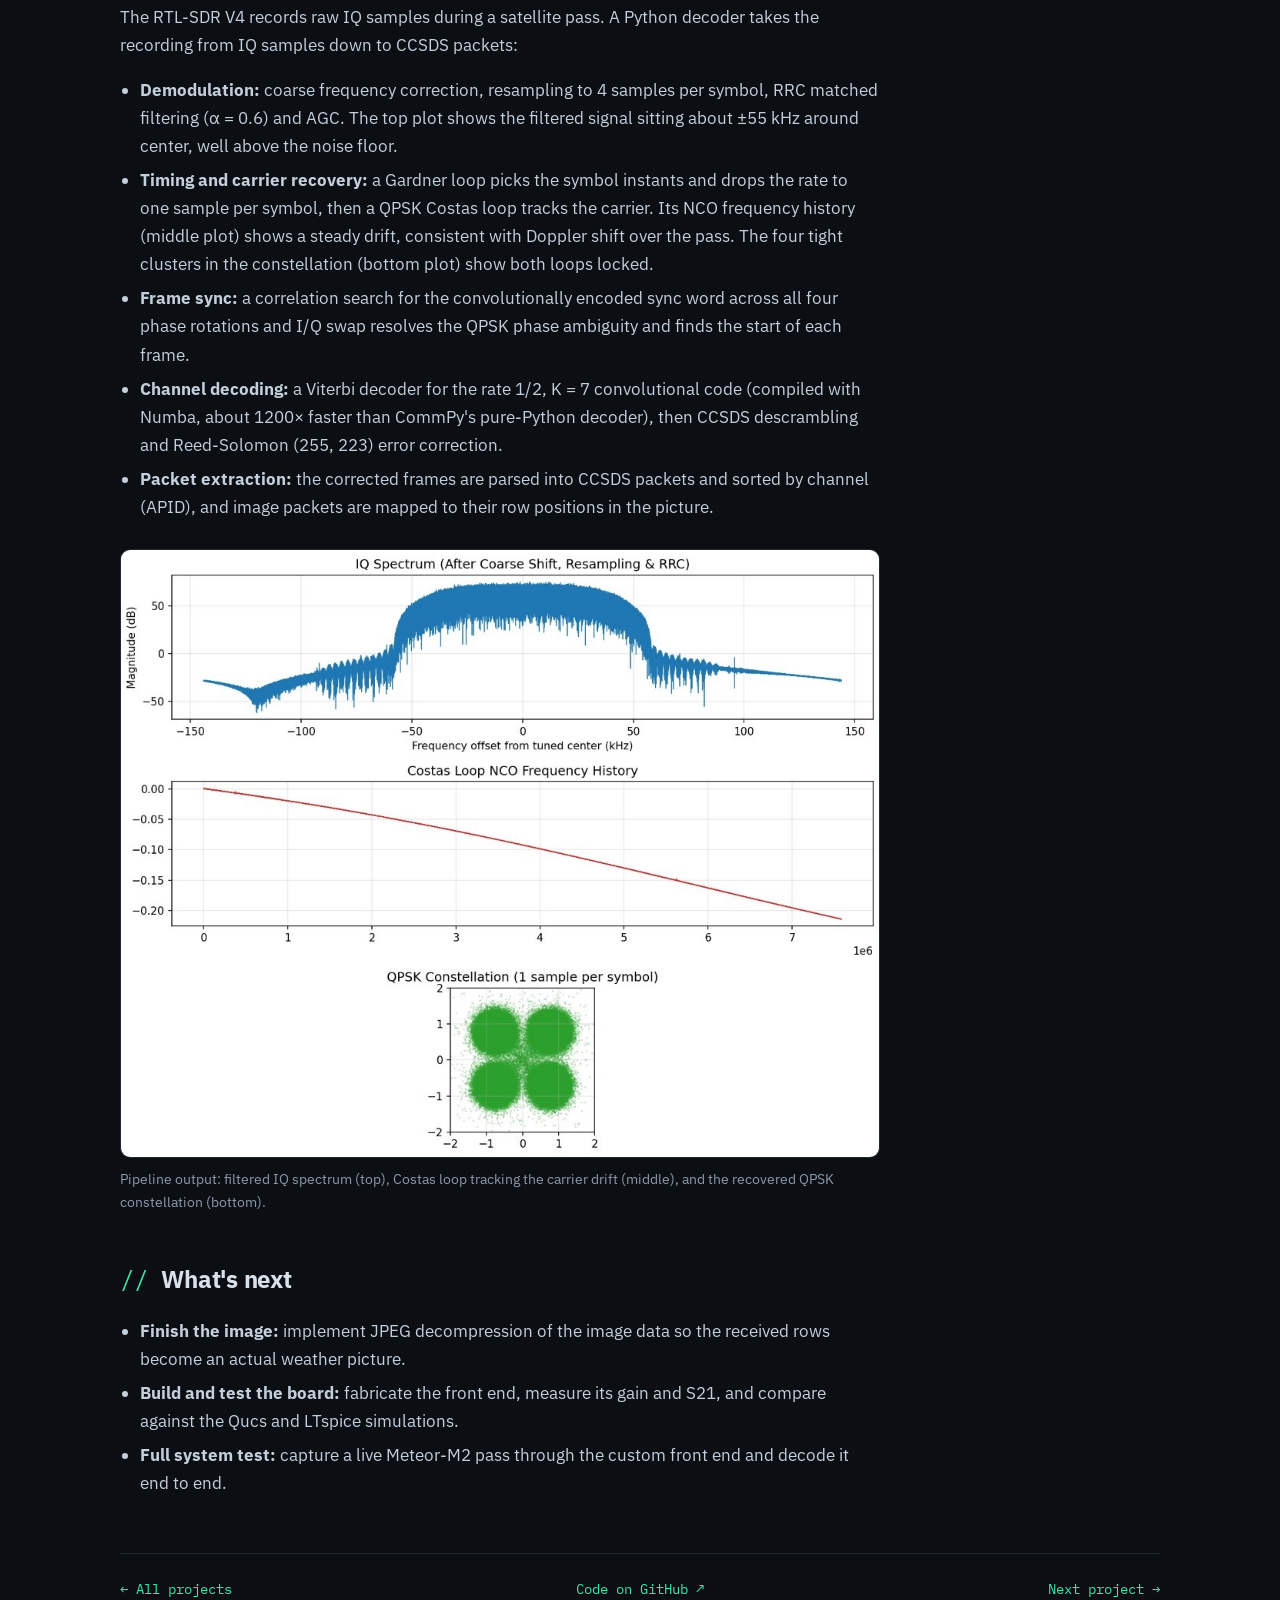
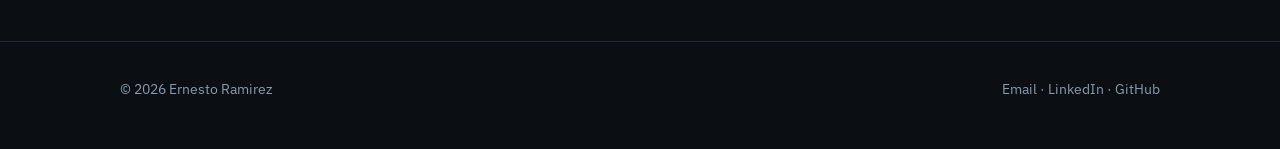
<file: projects/vhf-receiver/index.html>
<!doctype html>
<html lang="en">
<head>
  <meta charset="utf-8">
  <meta name="viewport" content="width=device-width, initial-scale=1">
  <title>137 MHz Satellite Receiver &amp; LRPT Decoder | Ernesto Ramirez</title>
  <link rel="preconnect" href="https://fonts.googleapis.com">
  <link rel="preconnect" href="https://fonts.gstatic.com" crossorigin>
  <link href="https://fonts.googleapis.com/css2?family=IBM+Plex+Mono:wght@400;500;600&family=IBM+Plex+Sans:wght@400;500;600;700&display=swap" rel="stylesheet">
  <link rel="stylesheet" href="../../assets/css/style.css">
</head>
<!-- data-project must match this project's "slug" in assets/js/projects.js.
     The menu, title, intro, tags, GitHub button, next/previous links and footer
     are all filled in automatically from that entry. -->
<body data-root="../../" data-project="vhf-receiver">
<main class="wrap">

  <!-- Key numbers shown as cards under the title. Copy/delete <div class="stat"> blocks as needed. -->
  <div class="stats"><div class="stat"><div class="v">137 MHz</div><div class="k">VHF satellite downlink band</div></div><div class="stat"><div class="v">3-pole</div><div class="k">Direct-coupled Chebyshev bandpass</div></div><div class="stat"><div class="v">0.10 dB</div><div class="k">Passband ripple</div></div><div class="stat"><div class="v">Monte Carlo</div><div class="k">Tolerance analysis before fabrication</div></div></div>

  <!-- The write-up. Images live in this same folder, so just use src="photo.jpg". -->
  <article class="prose">

    <h2>Goal</h2>
    <p>Receive and decode LRPT (Low Rate Picture Transmission) imagery from Meteor-M2, starting from a custom-designed front end rather than an off-the-shelf filter and amplifier.</p>

    <h2>System overview</h2>
    <div style="overflow-x:auto"><svg viewBox="0 0 1000 96" role="img" aria-label="Antenna to Front-end PCB to RTL-SDR V4 to Python DSP to Image" style="width:100%;min-width:620px;height:auto;margin:22px 0;font-family:var(--mono)"><defs><marker id="ar" viewBox="0 0 10 10" refX="9" refY="5" markerWidth="7" markerHeight="7" orient="auto"><path d="M0,0 L10,5 L0,10 z" fill="#3ee6a8"/></marker></defs><rect x="0.0" y="14" width="172.8" height="68" rx="8" fill="#131b24" stroke="#2a3a4a"/><text x="86.4" y="42.0" fill="#d8e1ea" font-size="15" text-anchor="middle">Antenna</text><text x="86.4" y="64.0" fill="#8a9aab" font-size="12.5" text-anchor="middle">dipole / QFH</text><line x1="175.8" y1="48.0" x2="202.8" y2="48.0" stroke="#3ee6a8" stroke-width="1.8" marker-end="url(#ar)"/><rect x="206.8" y="14" width="172.8" height="68" rx="8" fill="#131b24" stroke="#2a3a4a"/><text x="293.2" y="42.0" fill="#d8e1ea" font-size="15" text-anchor="middle">Front-end PCB</text><text x="293.2" y="64.0" fill="#8a9aab" font-size="12.5" text-anchor="middle">LNA + BPF</text><line x1="382.6" y1="48.0" x2="409.6" y2="48.0" stroke="#3ee6a8" stroke-width="1.8" marker-end="url(#ar)"/><rect x="413.6" y="14" width="172.8" height="68" rx="8" fill="#131b24" stroke="#2a3a4a"/><text x="500.0" y="42.0" fill="#d8e1ea" font-size="15" text-anchor="middle">RTL-SDR V4</text><text x="500.0" y="64.0" fill="#8a9aab" font-size="12.5" text-anchor="middle">raw IQ</text><line x1="589.4" y1="48.0" x2="616.4" y2="48.0" stroke="#3ee6a8" stroke-width="1.8" marker-end="url(#ar)"/><rect x="620.4" y="14" width="172.8" height="68" rx="8" fill="#131b24" stroke="#2a3a4a"/><text x="706.8" y="42.0" fill="#d8e1ea" font-size="15" text-anchor="middle">Python DSP</text><text x="706.8" y="64.0" fill="#8a9aab" font-size="12.5" text-anchor="middle">QPSK demod</text><line x1="796.2" y1="48.0" x2="823.2" y2="48.0" stroke="#3ee6a8" stroke-width="1.8" marker-end="url(#ar)"/><rect x="827.2" y="14" width="172.8" height="68" rx="8" fill="#131b24" stroke="#2a3a4a"/><text x="913.6" y="42.0" fill="#d8e1ea" font-size="15" text-anchor="middle">Image</text><text x="913.6" y="64.0" fill="#8a9aab" font-size="12.5" text-anchor="middle">weather</text></svg></div>

    <h2>Front-end design</h2>
    <p>The board combines a <code>PGA-103+</code> low-noise amplifier with a 3-pole, direct-coupled Chebyshev bandpass filter using series-capacitor coupling and 0.10 dB passband ripple. The filter keeps strong out-of-band signals, like FM broadcast and pagers, from overloading the receiver, and the LNA sets the noise figure for the whole chain.</p>
    <figure><a href="schematic.jpg" target="_blank" rel="noopener" title="Open full size"><img src="schematic.jpg" alt="Front-end schematic with PGA-103+ LNA and 3-pole bandpass filter" data-ph="KiCad schematic export"></a><figcaption>Schematic (KiCad).</figcaption></figure>
    <figure><a href="pcb.jpg" target="_blank" rel="noopener" title="Open full size"><img src="pcb.jpg" alt="3D render of the 137 MHz low noise amplifier PCB" data-ph="PCB render or photo"></a><figcaption>PCB 3D render (KiCad).</figcaption></figure>

    <h2>Verifying before fabrication</h2>
    <p>Real capacitors and inductors are never exactly their labeled value. I ran Monte Carlo tolerance analysis in Qucs to see how the filter response spreads across component tolerances, and cross-checked with AC simulations in LTspice that include parasitics. That way I know the design still works with real parts before paying for boards.</p>
    <figure><a href="monte-carlo.jpg" target="_blank" rel="noopener" title="Open full size"><img src="monte-carlo.jpg" alt="Monte Carlo simulation of S21 and S11 across component tolerances" data-ph="Qucs Monte Carlo S21 plot"></a><figcaption>Monte Carlo runs in Qucs: S21 (red) and S11 (blue) across component tolerances.</figcaption></figure>

    <h2>Decoding pipeline</h2>
    <p>The RTL-SDR V4 records raw IQ samples during a satellite pass. A Python decoder takes the recording from IQ samples down to CCSDS packets:</p>
    <ul>
      <li><strong>Demodulation:</strong> coarse frequency correction, resampling to 4 samples per symbol, RRC matched filtering (&alpha; = 0.6) and AGC. The top plot shows the filtered signal sitting about &plusmn;55 kHz around center, well above the noise floor.</li>
      <li><strong>Timing and carrier recovery:</strong> a Gardner loop picks the symbol instants and drops the rate to one sample per symbol, then a QPSK Costas loop tracks the carrier. Its NCO frequency history (middle plot) shows a steady drift, consistent with Doppler shift over the pass. The four tight clusters in the constellation (bottom plot) show both loops locked.</li>
      <li><strong>Frame sync:</strong> a correlation search for the convolutionally encoded sync word across all four phase rotations and I/Q swap resolves the QPSK phase ambiguity and finds the start of each frame.</li>
      <li><strong>Channel decoding:</strong> a Viterbi decoder for the rate 1/2, K = 7 convolutional code (compiled with Numba, about 1200&times; faster than CommPy's pure-Python decoder), then CCSDS descrambling and Reed-Solomon (255, 223) error correction.</li>
      <li><strong>Packet extraction:</strong> the corrected frames are parsed into CCSDS packets and sorted by channel (APID), and image packets are mapped to their row positions in the picture.</li>
    </ul>
    <figure><a href="dsp-pipeline.jpg" target="_blank" rel="noopener" title="Open full size"><img src="dsp-pipeline.jpg" alt="IQ spectrum after resampling and RRC filtering, Costas loop NCO frequency history, and a clean four-cluster QPSK constellation" data-ph="DSP pipeline plots"></a><figcaption>Pipeline output: filtered IQ spectrum (top), Costas loop tracking the carrier drift (middle), and the recovered QPSK constellation (bottom).</figcaption></figure>

    <!-- Hidden until the board is built and tested. To show it, move it out of this comment.
    <h2>Results &amp; lessons</h2>
    <p>Measured gain / S21 vs. simulation, and the first decoded image.</p>
    -->

    <h2>What's next</h2>
    <ul>
      <li><strong>Finish the image:</strong> implement JPEG decompression of the image data so the received rows become an actual weather picture.</li>
      <li><strong>Build and test the board:</strong> fabricate the front end, measure its gain and S21, and compare against the Qucs and LTspice simulations.</li>
      <li><strong>Full system test:</strong> capture a live Meteor-M2 pass through the custom front end and decode it end to end.</li>
    </ul>

  </article>

</main>
<script src="../../assets/js/projects.js"></script>
<script src="../../assets/js/site.js"></script>
</body>
</html>
</file>
<file: assets/css/style.css>
/* ============================================================
   Ernesto Ramirez — Engineering Portfolio
   Dark, technical theme. Edit the tokens below to restyle.
   ============================================================ */
:root {
  --bg: #0b0f14;
  --bg-2: #10161d;
  --panel: #131b24;
  --line: #1f2a36;
  --text: #d8e1ea;
  --muted: #8a9aab;
  --accent: #3ee6a8;       /* phosphor green, like a spectrum analyzer trace */
  --accent-2: #4cc3ff;     /* cyan secondary */
  --warn: #ffcc66;
  --radius: 10px;
  --max: 1080px;
  --sans: "IBM Plex Sans", system-ui, -apple-system, "Segoe UI", sans-serif;
  --mono: "IBM Plex Mono", ui-monospace, "SFMono-Regular", Consolas, monospace;
}

* { box-sizing: border-box; }
html { scroll-behavior: smooth; }
body {
  margin: 0;
  background: var(--bg);
  color: var(--text);
  font-family: var(--sans);
  font-size: 17px;
  line-height: 1.65;
  -webkit-font-smoothing: antialiased;
}
/* faint measurement grid */
body::before {
  content: "";
  position: fixed; inset: 0; z-index: -1; pointer-events: none;
  background-image:
    linear-gradient(var(--line) 1px, transparent 1px),
    linear-gradient(90deg, var(--line) 1px, transparent 1px);
  background-size: 48px 48px;
  opacity: .28;
  mask-image: radial-gradient(ellipse at top, #000 20%, transparent 75%);
}

a { color: var(--accent); text-decoration: none; }
a:hover { text-decoration: underline; }
img { max-width: 100%; display: block; }

.wrap { max-width: var(--max); margin: 0 auto; padding: 0 20px; }

/* ---------- nav ---------- */
.nav {
  position: sticky; top: 0; z-index: 10;
  background: rgba(11,15,20,.85);
  backdrop-filter: blur(8px);
  border-bottom: 1px solid var(--line);
}
.nav .wrap { display: flex; align-items: center; justify-content: space-between; height: 60px; gap: 16px; }
.brand { font-family: var(--mono); font-weight: 600; color: var(--text); letter-spacing: .02em; }
.brand span { color: var(--accent); }
.nav ul { list-style: none; display: flex; gap: 22px; margin: 0; padding: 0; }
.nav ul a { color: var(--muted); font-size: 15px; }
.nav ul a:hover { color: var(--text); text-decoration: none; }
@media (max-width: 640px) {
  .nav ul { gap: 14px; }
  .nav ul li.hide-sm { display: none; }
}

/* ---------- hero ---------- */
.hero { padding: 96px 0 56px; }
.eyebrow {
  font-family: var(--mono); font-size: 13px; color: var(--accent);
  text-transform: uppercase; letter-spacing: .14em; margin: 0 0 14px;
}
.hero h1 { font-size: clamp(38px, 6vw, 60px); line-height: 1.08; margin: 0 0 18px; letter-spacing: -.02em; }
.hero p.lede { font-size: 19px; color: var(--muted); max-width: 640px; margin: 0 0 28px; }
.hero p.lede strong { color: var(--text); font-weight: 500; }
.trace { width: 100%; height: 90px; margin-top: 44px; }
.trace path { fill: none; stroke: var(--accent); stroke-width: 1.6; filter: drop-shadow(0 0 6px rgba(62,230,168,.55)); }
.trace .floor { stroke: var(--line); stroke-width: 1; filter: none; }

.btns { display: flex; flex-wrap: wrap; gap: 12px; }
.btn {
  display: inline-flex; align-items: center; gap: 8px;
  font-family: var(--mono); font-size: 14px;
  padding: 10px 16px; border-radius: 8px;
  border: 1px solid var(--line); color: var(--text); background: var(--panel);
}
.btn:hover { border-color: var(--accent); text-decoration: none; }
.btn.primary { background: var(--accent); color: #04140d; border-color: var(--accent); font-weight: 600; }
.btn.primary:hover { filter: brightness(1.08); }

/* ---------- sections ---------- */
section { padding: 56px 0; }
.section-title {
  font-family: var(--mono); font-size: 14px; color: var(--muted);
  text-transform: uppercase; letter-spacing: .14em;
  display: flex; align-items: center; gap: 14px; margin: 0 0 28px;
}
.section-title::after { content: ""; flex: 1; height: 1px; background: var(--line); }
.section-title b { color: var(--accent); font-weight: 500; }

/* ---------- project cards ---------- */
.grid { display: grid; grid-template-columns: repeat(auto-fit, minmax(300px, 1fr)); gap: 22px; }
@media (max-width: 640px) { .grid { grid-template-columns: 1fr; } }
.card {
  background: var(--panel); border: 1px solid var(--line); border-radius: var(--radius);
  overflow: hidden; display: flex; flex-direction: column; color: var(--text);
  transition: border-color .15s, transform .15s;
}
.card:hover { border-color: var(--accent); transform: translateY(-2px); text-decoration: none; }
.card .thumb { aspect-ratio: 16/9; background: var(--bg-2); object-fit: cover; width: 100%; }
.card .body { padding: 20px 22px 22px; display: flex; flex-direction: column; gap: 10px; flex: 1; }
.card h3 { margin: 0; font-size: 20px; line-height: 1.3; }
.card p { margin: 0; color: var(--muted); font-size: 15.5px; }
.card .metric { font-family: var(--mono); font-size: 13.5px; color: var(--accent); }
.tags { display: flex; flex-wrap: wrap; gap: 6px; margin-top: auto; padding-top: 6px; }
.tag {
  font-family: var(--mono); font-size: 12px; color: var(--accent-2);
  border: 1px solid #1d3546; background: #0e1c26; padding: 2px 8px; border-radius: 999px;
}

/* ---------- about / timeline / skills ---------- */
.about { display: grid; grid-template-columns: 1.4fr 1fr; gap: 36px; align-items: start; }
@media (max-width: 760px) { .about { grid-template-columns: 1fr; } }
.about p { margin: 0 0 14px; }
.facts { background: var(--panel); border: 1px solid var(--line); border-radius: var(--radius); padding: 20px 22px; font-size: 15px; }
.facts dl { margin: 0; display: grid; grid-template-columns: auto 1fr; gap: 8px 16px; }
.facts dt { font-family: var(--mono); color: var(--muted); font-size: 13px; padding-top: 2px; }
.facts dd { margin: 0; }

.timeline { list-style: none; margin: 0; padding: 0; border-left: 1px solid var(--line); }
.timeline li { position: relative; padding: 0 0 26px 24px; }
.timeline li::before {
  content: ""; position: absolute; left: -5px; top: 9px; width: 9px; height: 9px;
  border-radius: 50%; background: var(--accent); box-shadow: 0 0 8px var(--accent);
}
.timeline .when { font-family: var(--mono); font-size: 13px; color: var(--muted); }
.timeline h4 { margin: 2px 0 2px; font-size: 17px; }
.timeline p { margin: 0; color: var(--muted); font-size: 15px; }

.skills { display: grid; grid-template-columns: repeat(auto-fit, minmax(220px, 1fr)); gap: 18px; }
.skills div { background: var(--panel); border: 1px solid var(--line); border-radius: var(--radius); padding: 18px 20px; }
.skills h4 { margin: 0 0 8px; font-family: var(--mono); font-size: 13px; color: var(--accent); text-transform: uppercase; letter-spacing: .1em; font-weight: 500; }
.skills p { margin: 0; color: var(--muted); font-size: 15px; }

/* ---------- project detail pages ---------- */
.project-hero { padding: 64px 0 24px; }
.back { font-family: var(--mono); font-size: 14px; color: var(--muted); }
.project-hero h1 { font-size: clamp(30px, 5vw, 46px); line-height: 1.12; margin: 18px 0 12px; letter-spacing: -.015em; }
.project-hero .lede { color: var(--muted); font-size: 18.5px; max-width: 760px; margin: 0 0 18px; }
.code-note { margin: 20px 0 0; font-family: var(--mono); font-size: 13.5px; color: var(--muted); }
.code-note::before { content: "\25CF  "; color: var(--warn); }
.meta { display: flex; flex-wrap: wrap; gap: 10px 26px; font-family: var(--mono); font-size: 13.5px; color: var(--muted); margin-bottom: 18px; }
.meta b { color: var(--text); font-weight: 500; }

.stats { display: grid; grid-template-columns: repeat(auto-fit, minmax(170px, 1fr)); gap: 14px; margin: 30px 0 8px; }
.stat { background: var(--panel); border: 1px solid var(--line); border-radius: var(--radius); padding: 16px 18px; }
.stat .v { font-family: var(--mono); font-size: 24px; color: var(--accent); line-height: 1.2; }
.stat .k { font-size: 13.5px; color: var(--muted); margin-top: 4px; }

.prose { max-width: 760px; }
.prose h2 { font-size: 24px; margin: 46px 0 12px; letter-spacing: -.01em; }
.prose h2::before { content: "// "; font-family: var(--mono); color: var(--accent); font-weight: 400; }
.prose p, .prose li { color: #c3cfdb; }
.prose ul { padding-left: 20px; }
.prose li { margin-bottom: 6px; }
.prose code { font-family: var(--mono); font-size: .9em; background: var(--panel); border: 1px solid var(--line); padding: 1px 6px; border-radius: 5px; color: var(--accent-2); }

figure { margin: 28px 0; }
figure img { border-radius: var(--radius); border: 1px solid var(--line); background: var(--bg-2); width: 100%; }
figure a { display: block; cursor: zoom-in; }
figure a:hover img { border-color: var(--accent); }
figure.video video { display: block; width: 100%; max-width: 360px; margin: 0 auto; border-radius: var(--radius); border: 1px solid var(--line); background: var(--bg-2); }
figure.video figcaption { text-align: center; }
figcaption { font-size: 14px; color: var(--muted); margin-top: 10px; }
.figs { display: grid; grid-template-columns: 1fr 1fr; gap: 18px; }
@media (max-width: 640px) { .figs { grid-template-columns: 1fr; } }

/* Shown automatically when an image file is missing (see site.js).
   Drop the real file at the path shown and this disappears. */
.ph {
  border: 1px dashed #3a4a5a; border-radius: var(--radius);
  background: repeating-linear-gradient(45deg, #0f151c, #0f151c 10px, #111922 10px, #111922 20px);
  aspect-ratio: 16/9; display: flex; flex-direction: column; align-items: center; justify-content: center;
  text-align: center; padding: 16px; color: var(--muted); font-size: 14px; gap: 6px;
}
.ph code { font-family: var(--mono); font-size: 12.5px; color: var(--warn); word-break: break-all; }

/* Yellow "fill me in" notes. Delete them as you add real content. */
.todo {
  border-left: 3px solid var(--warn); background: rgba(255,204,102,.07);
  color: var(--warn) !important; padding: 8px 12px; border-radius: 0 6px 6px 0; font-size: 15px;
}
.todo::before { content: "TODO: "; font-family: var(--mono); font-weight: 600; }

.next { display: flex; justify-content: space-between; gap: 16px; flex-wrap: wrap; border-top: 1px solid var(--line); margin-top: 56px; padding-top: 24px; font-family: var(--mono); font-size: 14px; }

/* ---------- footer ---------- */
footer { border-top: 1px solid var(--line); padding: 36px 0 48px; margin-top: 40px; color: var(--muted); font-size: 14px; }
footer .wrap { display: flex; justify-content: space-between; flex-wrap: wrap; gap: 12px; }
footer a { color: var(--muted); }
footer a:hover { color: var(--accent); }

@media (max-width: 640px) {
  body { font-size: 16px; }
  .hero { padding: 64px 0 36px; }
  section { padding: 40px 0; }
}
</file>
